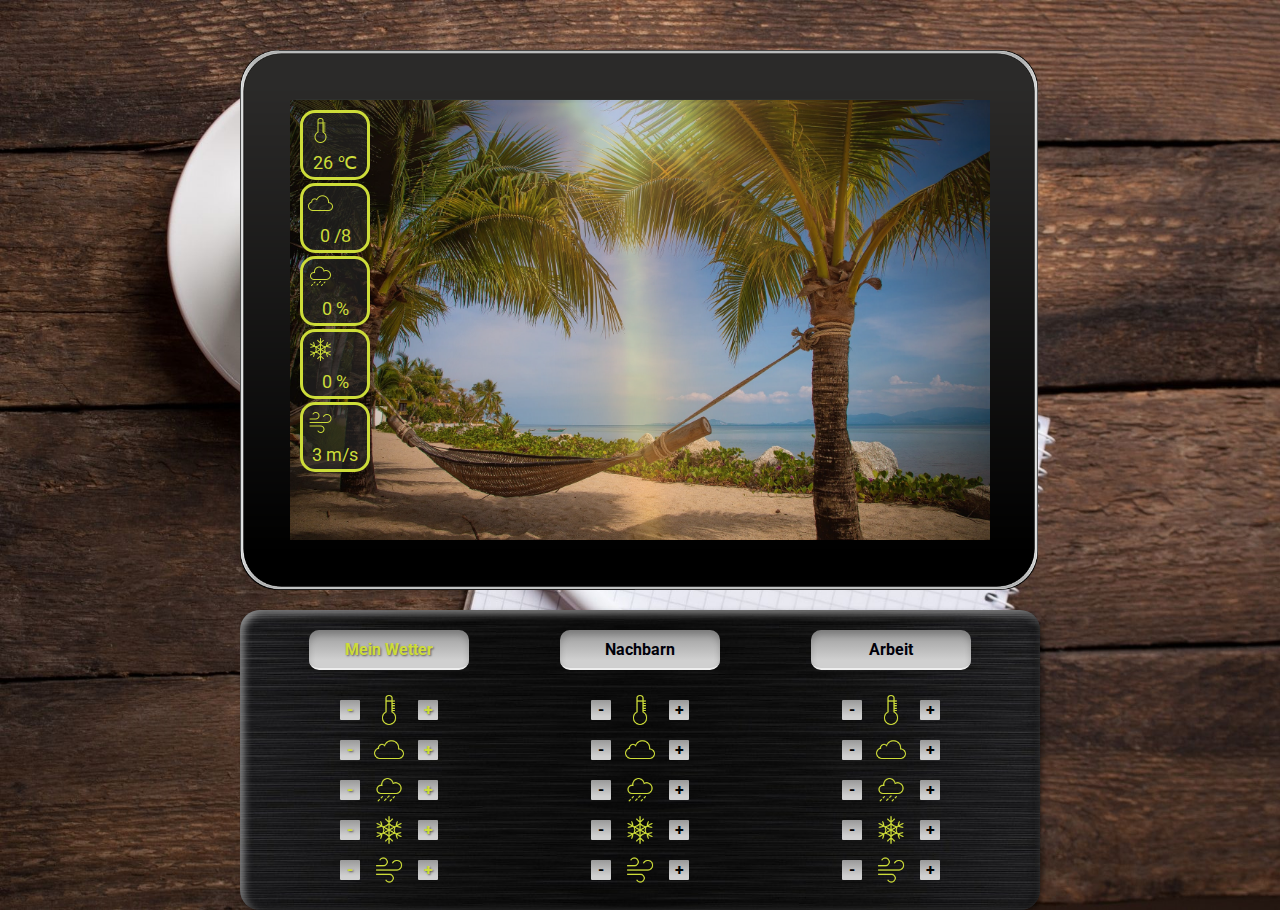
<file: index.html>
<!DOCTYPE html>
<html>

<head>
  <meta charset="utf-8" />
  <title>Das Wetter</title>
  <link rel="stylesheet" href="./styles/reset.css" type="text/css" />
  <link rel="stylesheet" href="./styles/style.css" type="text/css" />
  <link rel="stylesheet" href="./styles/icons.css" type="text/css" />
  <link rel="stylesheet" href="./styles/table.css" type="text/css" />
  <link rel="stylesheet" href="./styles/tablet.css" type="text/css" />
  <link rel="stylesheet" href="./styles/keyboard.css" type="text/css" />
  <link rel="stylesheet" href="./styles/background1.css" type="text/css" />
  <link rel="stylesheet" href="./styles/background2.css" type="text/css" />
  <link rel="stylesheet" href="./styles/background3.css" type="text/css" />
  <link rel="stylesheet" href="./styles/popup.css" type="text/css" />
  <meta name="viewport" content="width=device-width, initial-scale=1.0">
  <link rel="preconnect" href="https://fonts.googleapis.com">
  <link rel="preconnect" href="https://fonts.gstatic.com" crossorigin>
  <link href="https://fonts.googleapis.com/css2?family=Roboto:wght@500&display=swap" rel="stylesheet">
  <link rel="shortcut icon" href="./images/favicon.png" type="image/x-icon">
  <script src="https://ajax.googleapis.com/ajax/libs/jquery/2.2.0/jquery.min.js"></script>

</head>

<body>
  <section class="wrapper">
    <div class="coffee"></div>
    <section class="inner_wrapper">
      <div class="weather_wrapper">
        <div id="weather" class="main_layout_my_weather">
          <div id="layout_1" class="layout1_my_weather"></div>
          <div id="layout_2" class="layout2_arbeit_weather"></div>
          <div id="layout_3" class="layout3_arbeit_weather"></div>
          <div class="status_wrapper">
            <div class="status status_temperature">
              <div class="status_value status_temperature_value">
                <span class="temperature_value">26</span>
                <span>&#8451;</span>
              </div>
            </div>
            <div class="status status_clouds">
              <div class="status_value status_clouds_value">
                <span class="clouds_value">0</span>
                <span>/8</span>
              </div>
            </div>
            <div class="status status_rain">
              <div class="status_value status_rain_value">
                <span class="rain_value">0</span>
                <span>%</span>
              </div>
            </div>
            <div class="status status_snow">
              <div class="status_value status_snow_value">
                <span class="snow_value">0</span>
                <span>%</span>
              </div>
            </div>
            <div class="status status_wind">
              <div class="status_value status_wind_value">
                <span class="wind_value">3</span>
                <span>m/s</span>
              </div>
            </div>
          </div>
        </div>
      </div>
      <div class="control">
        <div class="control_keyboard">
          <div class="control_keyboard_section">
            <div class="weather_button_wrapper">
              <span id="myWeather" class="weather_button myWeather active_button" data-info="my">Mein Wetter</span>
            </div>
            <div class="control_keyboard_content">
              <div class="control_keyboard_content_item">
                <span class="control_button temperature_minus active_control_button my ">-</span>
                <span class="control_weather temperatur_value_control"></span>
                <span class="control_button temperature_plus active_control_button my">+</span>
              </div>
              <div class="control_keyboard_content_item">
                <span class="control_button clouds_minus active_control_button my">-</span>
                <span class="control_weather clouds_value_control"></span>
                <span class="control_button clouds_plus active_control_button my">+</span>
              </div>
              <div class="control_keyboard_content_item">
                <span class="control_button rain_minus active_control_button my">-</span>
                <span class="control_weather rain_value_control"></span>
                <span class="control_button rain_plus active_control_button my">+</span>
              </div>
              <div class="control_keyboard_content_item ">
                <span class="control_button snow_minus active_control_button my">-</span>
                <span class="control_weather snow_value_control"></span>
                <span class="control_button snow_plus active_control_button my">+</span>
              </div>
              <div class="control_keyboard_content_item">
                <span class="control_button wind_minus active_control_button my">-</span>
                <span class="control_weather wind_value_control"></span>
                <span class="control_button wind_plus active_control_button my">+</span>
              </div>
            </div>
          </div>
          <div class="control_keyboard_section">
            <div class="weather_button_wrapper">
              <span id="nachbarnWeather" class="weather_button nachbarnWeather" data-info="nachbarn">Nachbarn</span>
            </div>
            <div class="control_keyboard_content">
              <div class="control_keyboard_content_item">
                <span class="control_button temperature_minus nachbarn">-</span>
                <span class="control_weather temperatur_value_control"></span>
                <span class="control_button temperature_plus nachbarn">+</span>
              </div>
              <div class="control_keyboard_content_item">
                <span class="control_button clouds_minus nachbarn">-</span>
                <span class="control_weather clouds_value_control"></span>
                <span class="control_button clouds_plus nachbarn">+</span>
              </div>
              <div class="control_keyboard_content_item">
                <span class="control_button rain_minus nachbarn">-</span>
                <span class="control_weather rain_value_control"></span>
                <span class="control_button rain_plus nachbarn">+</span>
              </div>
              <div class="control_keyboard_content_item ">
                <span class="control_button snow_minus nachbarn">-</span>
                <span class="control_weather snow_value_control"></span>
                <span class="control_button snow_plus nachbarn">+</span>
              </div>
              <div class="control_keyboard_content_item">
                <span class="control_button wind_minus nachbarn">-</span>
                <span class="control_weather wind_value_control"></span>
                <span class="control_button wind_plus nachbarn">+</span>
              </div>
            </div>
          </div>
          <div class="control_keyboard_section">
            <div class="weather_button_wrapper">
              <span id="arbeitWeather" class="weather_button arbeitWeather" data-info="arbeit">Arbeit</span>
            </div>
            <div class="control_keyboard_content">
              <div class="control_keyboard_content_item">
                <span class="control_button temperature_minus arbeit">-</span>
                <span class="control_weather temperatur_value_control"></span>
                <span class="control_button temperature_plus arbeit">+</span>
              </div>
              <div class="control_keyboard_content_item">
                <span class="control_button clouds_minus arbeit">-</span>
                <span class="control_weather clouds_value_control"></span>
                <span class="control_button clouds_plus arbeit">+</span>
              </div>
              <div class="control_keyboard_content_item">
                <span class="control_button rain_minus arbeit">-</span>
                <span class="control_weather rain_value_control"></span>
                <span class="control_button rain_plus arbeit">+</span>
              </div>
              <div class="control_keyboard_content_item">
                <span class="control_button snow_minus arbeit">-</span>
                <span class="control_weather snow_value_control"></span>
                <span class="control_button snow_plus arbeit">+</span>
              </div>
              <div class="control_keyboard_content_item">
                <span class="control_button wind_minus arbeit">-</span>
                <span class="control_weather wind_value_control"></span>
                <span class="control_button wind_plus arbeit">+</span>
              </div>
            </div>
          </div>
        </div>
      </div>
    </section>
  </section>
  <div class="popup">
    <div class="popup_content">
      <span class="popup_close" onClick="PopUpHide()"></span>
      <div class="popup_text"></div>
    </div>
  </div>
  <script type="text/javascript" src="./js/weather.js"></script>
  <script type="text/javascript" src="./js/general.js"></script>
  <script type="text/javascript" src="./js/popup.js"></script>
</body>

</html>
</file>
<file: styles/style.css>
.wrapper {
  min-height: calc(100vh);
  background-size: cover;
  background-repeat: no-repeat;
}

.inner_wrapper {
  font-family: 'Roboto', sans-serif;
  padding: 50px  0 0 0;
}

.weather_wrapper {
  width: 800px;
  height: 540px;
  background-size: contain;
  background-repeat: no-repeat;
  margin: 0 auto 20px;
  padding: 50px;
}

#weather {
  position: relative;
  width: 700px;
  height: 440px;
  background-size: cover;
  background-repeat: no-repeat;
  background-position: 50%;
  margin: 0 auto;
}

#layout_1,
#layout_2,
#layout_3 {
  position: absolute;
  top: 0;
  bottom: 0;
  left: 0;
  right: 0;
  background-size: cover;
  background-position: 40% 0;
  overflow: hidden;
}

#layout_2 {
  display: none;
  transform: rotate(180deg);
  -webkit-transition: all .1s ease-in;
  -moz-transition: all .1s ease-in;
  -ms-transition: all .1s ease-in;
  -o-transition: all .1s ease-in;
  transition: all .1s ease-in;
}

#layout_3 {
  display: none;
  left: 50px;
  -webkit-transition: all .1s ease-in;
  -moz-transition: all .1s ease-in;
  -ms-transition: all .1s ease-in;
  -o-transition: all .1s ease-in;
  transition: all .1s ease-in;
}

.layout1_my_weather,
.layout1_nachbarn_weather,
.layout1_arbeit_weather {
  opacity: 0.5;
}

.status_wrapper {
  padding: 10px 0 0 10px;
}

.status {
  position: relative;
  width: 70px;
  height: 70px;
  border-radius: 15px;
  border: 3px solid #cddc39;
  background-size: 25px;
  background-position: 5px 5px;
  background-repeat: no-repeat;
  background-color: rgb(36 36 36 / 66%);
  margin: 0 0 3px 0;
}

.status:last-of-type {
  margin: 0;
}

.status_value {
  font-size: 18px;
  line-height: 40px;
  text-align: center;
  color: #cddc39;
  margin: 30px 0 0 0;
}

.control {
  
}

.control_keyboard {
  width: 800px;
  height: 300px;
  background-color: #3a3939;
  background-size: cover;
  border-radius: 20px;
  text-align: center;
  box-shadow: inset rgba(0,0,0,.5) -3px -3px 8px, inset rgb(179 178 178 / 90%) 3px 3px 8px, rgba(0,0,0,.8) 3px 3px 8px -3px;
  margin: 0 auto;
  padding: 20px;
}

.control_keyboard_section {
  display: inline-block;
  vertical-align: top;
  width: 32.5%;
  padding: 0 10px 0 10px;
}

.weather_button_wrapper {
  margin: 0 0 30px 0;
}

.weather_button {
  width: 160px;
  height: 40px;  
  border-bottom: 2px solid #eee;
  box-shadow: inset rgba(0,0,0,0.2) 0px 5px 6px;
  display: block;
  font-size: 16px;
  line-height: 40px;
  color: #000009;
  font-weight: 700;
  text-align: center;
  text-decoration: none;
  background-image: -webkit-linear-gradient(top, #999, #d0d0d0 80%);
  background-image: -moz-linear-gradient(top, #999, #d0d0d0 80%);
  background-image: -ms-linear-gradient(top, #999, #d0d0d0 80%);
  background-image: -o-linear-gradient(top, #999, #d0d0d0 80%);
  background-image: linear-gradient(top, #999, #d0d0d0 80%);
  -moz-border-radius: 10px;  
  -webkit-border-radius: 10px;  
  border-radius: 10px; 
  -webkit-transition: all .1s ease-in;
  -moz-transition: all .1s ease-in;
  -ms-transition: all .1s ease-in;
  -o-transition: all .1s ease-in;
  transition: all .1s ease-in;
  cursor: pointer;
  margin: 0 auto;
}

.weather_button:hover {
  -webkit-box-shadow: rgba(0,0,0,.4) 0 3px 8px;  
  -moz-box-shadow: rgba(0,0,0,.4) 0 3px 8px;  
  box-shadow: rgba(0,0,0,.4) 0 3px 8px;
}

.active_button {
  color: #cddc39;
  text-shadow: 1px 1px 2px rgb(94 92 92);
}

.control_keyboard_content_item {
  margin: 0 0 15px 0;
}

.control_button {
  display: inline-block;
  vertical-align: top;
  width: 20px;
  height: 20px;
  font-size: 16px;
  line-height: 20px;
  font-weight: 700;
  text-align: center;
  background-image: -webkit-linear-gradient(top, #999, #d0d0d0 80%);
  background-image: -moz-linear-gradient(top, #999, #d0d0d0 80%);
  background-image: -ms-linear-gradient(top, #999, #d0d0d0 80%);
  background-image: -o-linear-gradient(top, #999, #d0d0d0 80%);
  background-image: linear-gradient(top, #999, #d0d0d0 80%);
  -moz-border-radius: 1px;  
  -webkit-border-radius: 1px;  
  border-radius: 1px; 
  -webkit-transition: all .1s ease-in;
  -moz-transition: all .1s ease-in;
  -ms-transition: all .1s ease-in;
  -o-transition: all .1s ease-in;
  transition: all .1s ease-in;
  cursor: no-drop;
}

.control_weather {
  display: inline-block;
  vertical-align: top;
  width: 30px;
  height: 30px;
  background-position: 50%;
  background-size: cover;
  margin: -5px 10px 0 10px;
}

.active_control_button {
  color: #cddc39;
  text-shadow: 1px 1px 2px rgb(94 92 92);
  cursor: pointer;
}
</file>
<file: styles/icons.css>
.status_temperature, 
.temperatur_value_control {
    background-image: url('[data-uri]');
}

.status_clouds, 
.clouds_value_control {
    background-image: url('[data-uri]');
}

.status_rain, 
.rain_value_control {
    background-image: url('[data-uri]');
}

.status_snow,
.snow_value_control {
    background-image: url('[data-uri]');
}

.status_wind,
.wind_value_control {
    background-image: url('[data-uri]');
}

.popup_close {
  background-image: url('[data-uri]');
}
</file>
